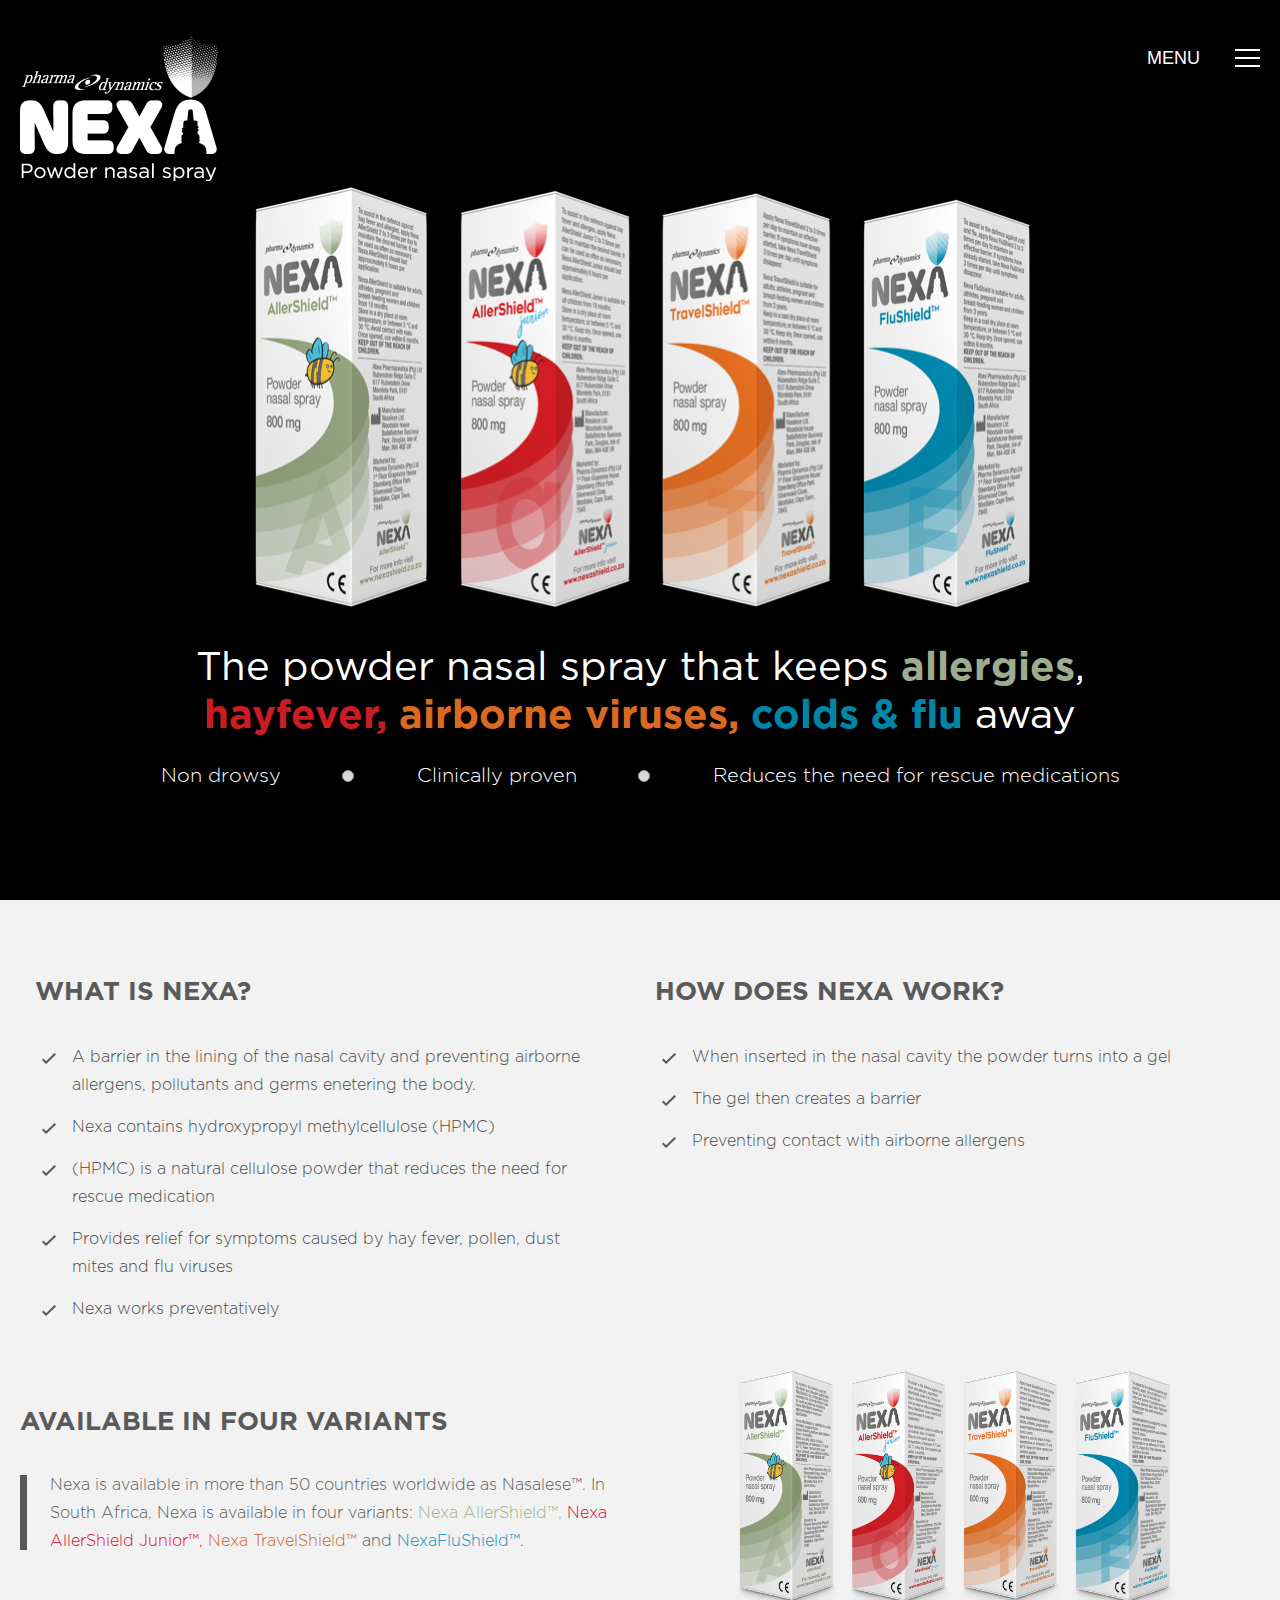
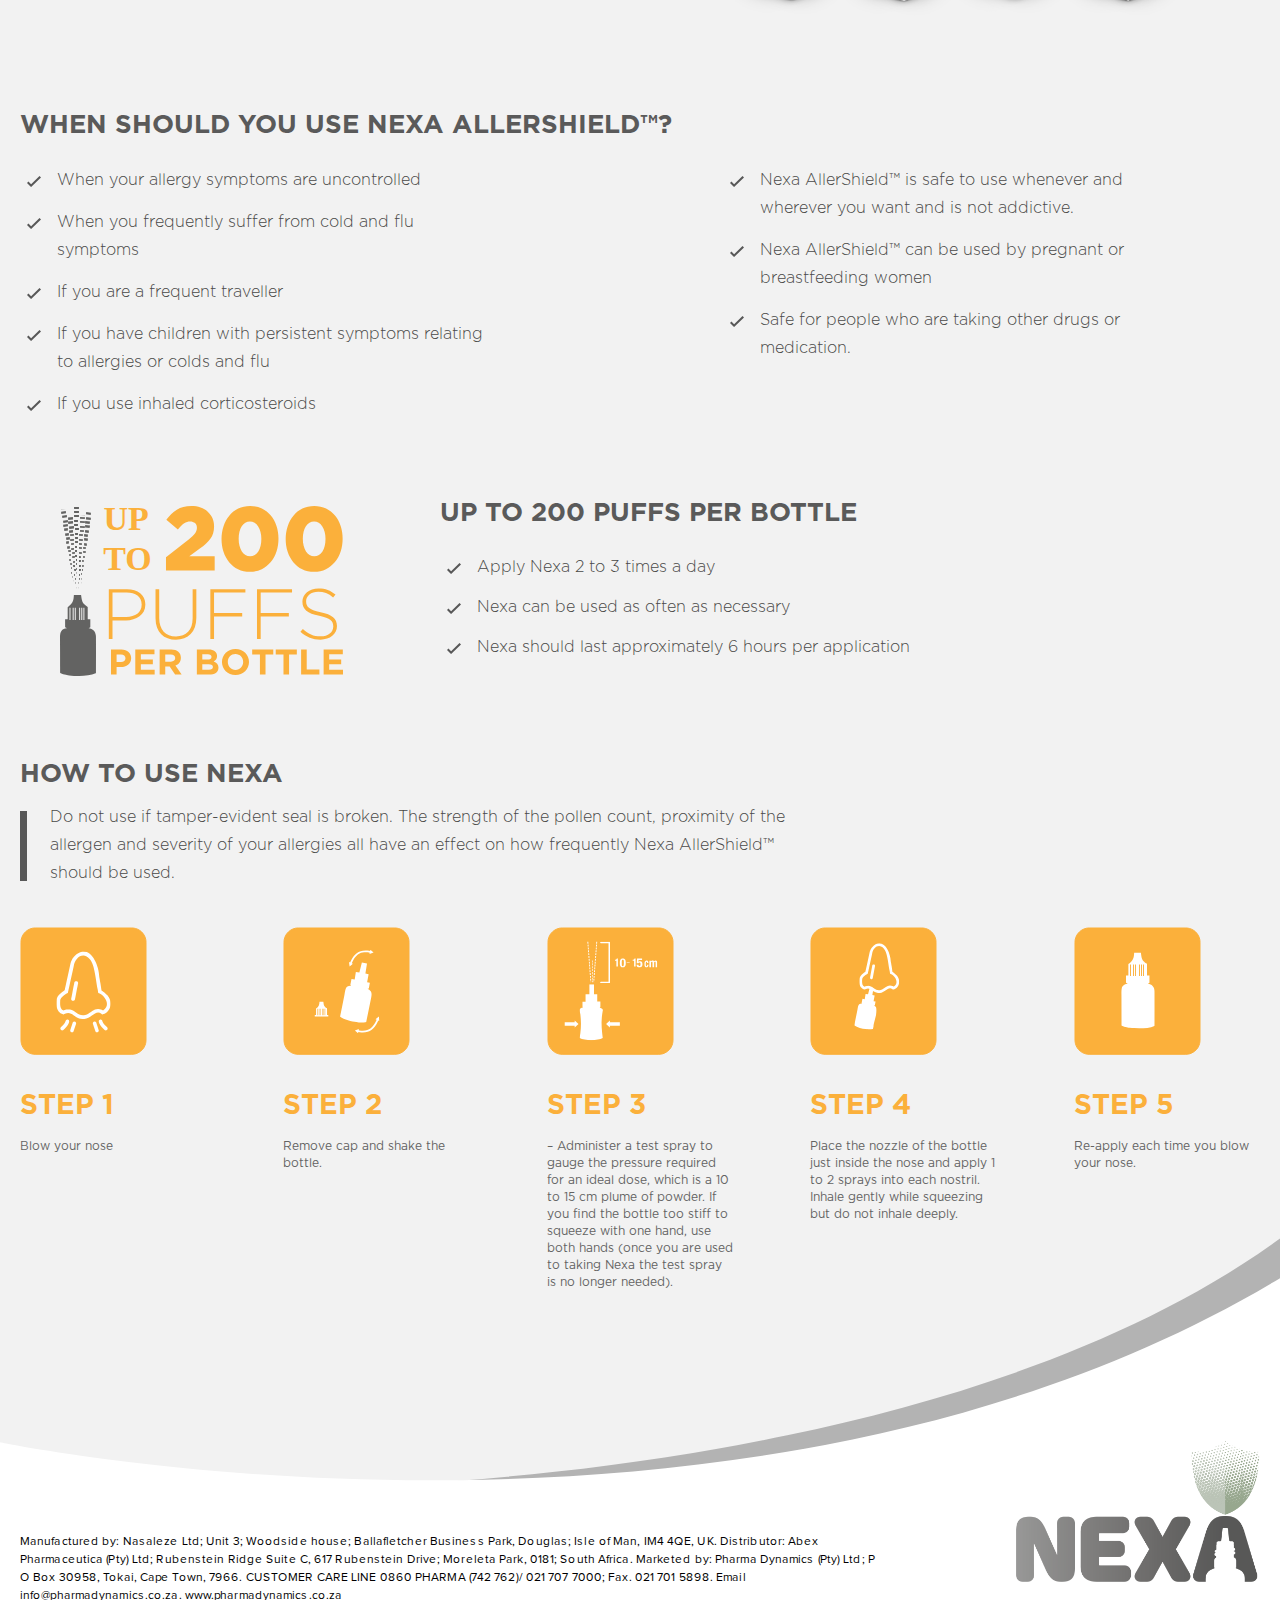
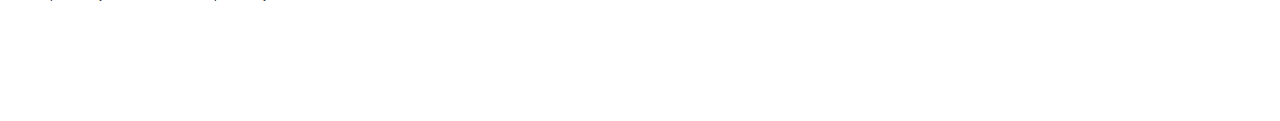
<file: index.html>
<!DOCTYPE html>
<html lang="en">

<head>
    <meta charset="utf-8">
    <meta name="viewport" content="width=device-width, minimum-scale=1.0, maximum-scale=1.0, initial-scale=1.0, user-scalable=no">
    <meta name="format-detection" content="telephone=no">
    <title> Nexa | Home</title>

    <link type="text/css" rel="stylesheet" href="css/style.css">
</head>

<body>
    <div class="main-wrap">
        <!--  Beginning header section 
            ===============================  -->
        <header class="main-header-section">
            <div class="header-top">
                <div class="common-wrap clear">
                    <div class="logo-wrap">
                        <div class="main-logo">
                            <a href="index.html" class="logo"><img src="images/nexa_logo.png" alt=""></a>
                        </div>
                        <div class="menu-icon-wrap">
                            <span>MENU</span>
                            <div class="phone-nav" id="phone-nav">
                                <div></div>
                            </div>
                        </div>
                    </div>
                </div>
            </div>
            <div class="nav-wrap">
                <nav class="main-nav">
                    <ul>
                        <li class="current-menu-item"><a href="index.html">Home</a></li>
                        <li><a href="about.html">About</a></li>
                        <li><a href="#">Allergy</a></li>
                        <li><a href="#">Children</a></li>
                        <li><a href="#">Cold &amp; Flu</a></li>
                        <li><a href="#">Travel</a></li>
                        <li><a href="contact.html">Contact</a></li>
                    </ul>
                </nav>
            </div>
        </header>
        <!-- //End header section -->

        <!-- Beginning main content section 
            ==================================== -->
        <section class="main-content-wrap home-content">

            <!-- Beginning hero-section -->
            <section class="hero-wrap">
                <div class="common-wrap clear hero-inner">
                    <div class="hero-thumb">
                        <img src="images/Nexa-AllerShield-Mockup.png">
                        <img src="images/Nexa-AllerShield-Junior-Mockup.png">
                        <img src="images/Nexa-TravelShield-Mockup.png">
                        <img src="images/Nexa-FluShield-Mockup.png">
                    </div>
                    <div class="hero-title-text clear">
                        <h2>The powder nasal spray that keeps <span class="dark-gray bolder-text">allergies</span>, <span class="red bolder-text">hayfever, </span><span class="light-Orange bolder-text">airborne viruses, </span> <span class="light-blue bolder-text">colds &amp; flu</span> away</h2>
                        <div class="list-item">
                            <ul>
                                <li>Non drowsy</li>
                                <li>Clinically proven</li>
                                <li>Reduces the need for rescue medications</li>
                            </ul>
                        </div>
                    </div>
                </div>
            </section>
            <!-- End hero-section -->

            <section class="content-wrap">
                <div class="common-wrap clear">
                    <div class="info-wrap">
                        <div class="info-item">
                            <h4>What is Nexa?</h4>
                            <ul>
                                <li>A barrier in the lining of the nasal cavity and preventing airborne
                                    allergens, pollutants and germs enetering the body.</li>
                                <li>Nexa contains hydroxypropyl methylcellulose (HPMC)</li>
                                <li>(HPMC) is a natural cellulose powder that reduces the need for rescue medication</li>
                                <li>Provides relief for symptoms caused by hay fever, pollen, dust mites and flu viruses</li>
                                <li>Nexa works preventatively</li>
                            </ul>
                        </div>
                        <div class="info-item">
                            <h4>How does Nexa work?</h4>
                            <ul>
                                <li>When inserted in the nasal cavity the powder turns into a gel</li>
                                <li>The gel then creates a barrier</li>
                                <li>Preventing contact with airborne allergens</li>
                            </ul>
                        </div>
                    </div>
                    <div class="variants-wrap">
                        <div class="variants-content">
                            <div class="variant-content-inner">
                                <h4>available in four variants</h4>
                                <div class="article-wrap">
                                    <p>Nexa is available in more than 50 countries worldwide as Nasalese&trade;. In South Africa, Nexa is available in four variants: <span class="light-gray">Nexa AllerShield&trade;,</span> <span class="light-red">Nexa AllerShield Junior&trade;,</span><span class="extra-light-orange"> Nexa TravelShield&trade;</span> and <span class="extra-light-blue">NexaFluShield&trade;</span>.</p>
                                </div>
                            </div>
                        </div>
                        <div class="variants-thumb">
                            <img src="images/Nexa-AllerShield-Mockup.png">
                            <img src="images/Nexa-AllerShield-Junior-Mockup.png">
                            <img src="images/Nexa-TravelShield-Mockup.png">
                            <img src="images/Nexa-FluShield-Mockup.png">
                        </div>
                    </div>
                    <div class="info-wrap allerShield">
                        <h4>When should you use Nexa AllerShield&trade;?</h4>
                        <div class="row">
                            <div class="info-item">
                                <ul>
                                    <li>When your allergy symptoms are uncontrolled</li>
                                    <li>When you frequently suffer from cold and flu symptoms</li>
                                    <li>If you are a frequent traveller</li>
                                    <li>If you have children with persistent symptoms relating to allergies or colds and flu</li>
                                    <li>If you use inhaled corticosteroids</li>
                                </ul>
                            </div>
                            <div class="info-item">
                                <ul>
                                    <li>Nexa AllerShield&trade; is safe to use whenever and wherever you want and is not addictive.</li>
                                    <li>Nexa AllerShield&trade; can be used by pregnant or breastfeeding women</li>
                                    <li>Safe for people who are taking other drugs or medication.</li>
                                </ul>
                            </div>
                        </div>

                    </div>

                    <div class="up-to-wrap">
                        <div class="up-to-thumb">
                            <img src="svg/PUFFS_graphic.svg">
                        </div>
                        <div class="up-to-content">
                            <div class="info-item">
                                <h4>UP TO 200 PUFFS PER BOTTLE</h4>
                                <ul>
                                    <li>Apply Nexa 2 to 3 times a day</li>
                                    <li>Nexa can be used as often as necessary</li>
                                    <li>Nexa should last approximately 6 hours per application</li>
                                </ul>
                            </div>

                        </div>
                    </div>
                    <div class="use-info-wrap">
                        <div class="use-info-inner">
                            <h4>How to use Nexa</h4>
                            <div class="article-wrap">
                                <p>Do not use if tamper-evident seal is broken. The strength of the pollen count, proximity of the allergen and severity of your allergies all have an effect on how frequently Nexa AllerShield&trade; should be used.</p>
                            </div>
                        </div>
                        <div class="step-wrap">
                            <div class="row">
                                <div class="step-item">
                                    <figure><img src="svg/step-1.svg"></figure>
                                    <h3>STEP 1</h3>
                                    <p>Blow your nose</p>
                                </div>
                                <div class="step-item">
                                    <figure><img src="svg/Step-2.svg"></figure>
                                    <h3>STEP 2</h3>
                                    <p>Remove cap and shake the bottle.</p>
                                </div>
                                <div class="step-item">
                                    <figure><img src="svg/Step-3.svg"></figure>
                                    <h3>STEP 3</h3>
                                    <p>– Administer a test
                                        spray to gauge the pressure required for an ideal dose, which is a 10 to 15 cm plume of powder. If you find the
                                        bottle too stiff to squeeze with one hand, use both hands (once you are used to taking Nexa the test spray is no longer needed).
                                    </p>
                                </div>
                                <div class="step-item">
                                    <figure><img src="svg/Step-4.svg"></figure>
                                    <h3>STEP 4</h3>
                                    <p>Place the nozzle of the bottle just inside the nose and apply 1 to 2 sprays into each nostril. Inhale gently while squeezing but do not inhale deeply.</p>
                                </div>
                                <div class="step-item">
                                    <figure><img src="svg/Step-5.svg"></figure>
                                    <h3>STEP 5</h3>
                                    <p>Re-apply each time you blow your nose.</p>
                                </div>
                            </div>
                        </div>
                    </div>
                </div>
            </section>
            <div class="site-graphics" style="background-image: url(svg/swish.svg)"></div>
        </section>
        <!-- //End main content section -->



        <!-- Beginning footer section
            ============================== -->
        <footer class="main-footer-section">
            <div class="common-wrap clear">
                <div class="footer-inner">
                    <p>Manufactured by: Nasaleze Ltd; Unit 3; Woodside house; Ballafletcher Business Park, Douglas; Isle of Man, IM4 4QE, UK. Distributor: Abex Pharmaceutica (Pty) Ltd; Rubenstein Ridge Suite C, 617 Rubenstein Drive; Moreleta Park, 0181; South Africa. Marketed by: Pharma Dynamics (Pty) Ltd; P O Box 30958, Tokai, Cape Town, 7966. CUSTOMER CARE LINE 0860 PHARMA (742 762)/ 021 707 7000; Fax. 021 701 5898. Email <a href="mailto:info@pharmadynamics.co.za">info@pharmadynamics.co.za</a>. <a href="mailto:www.pharmadynamics.co.za">www.pharmadynamics.co.za</a></p>
                </div>
                <div class="footer-logo">
                    <a href="#"><img src="svg/Footer_logo.svg"></a>
                </div>
            </div>
        </footer>
        <!-- //End main footer section -->
    </div>

    <script type="text/javascript" src="scripts/jquery-3.3.1.min.js"></script>
    <script type="text/javascript" src="scripts/common-scripts.js"></script>
</body>

</html>
</file>
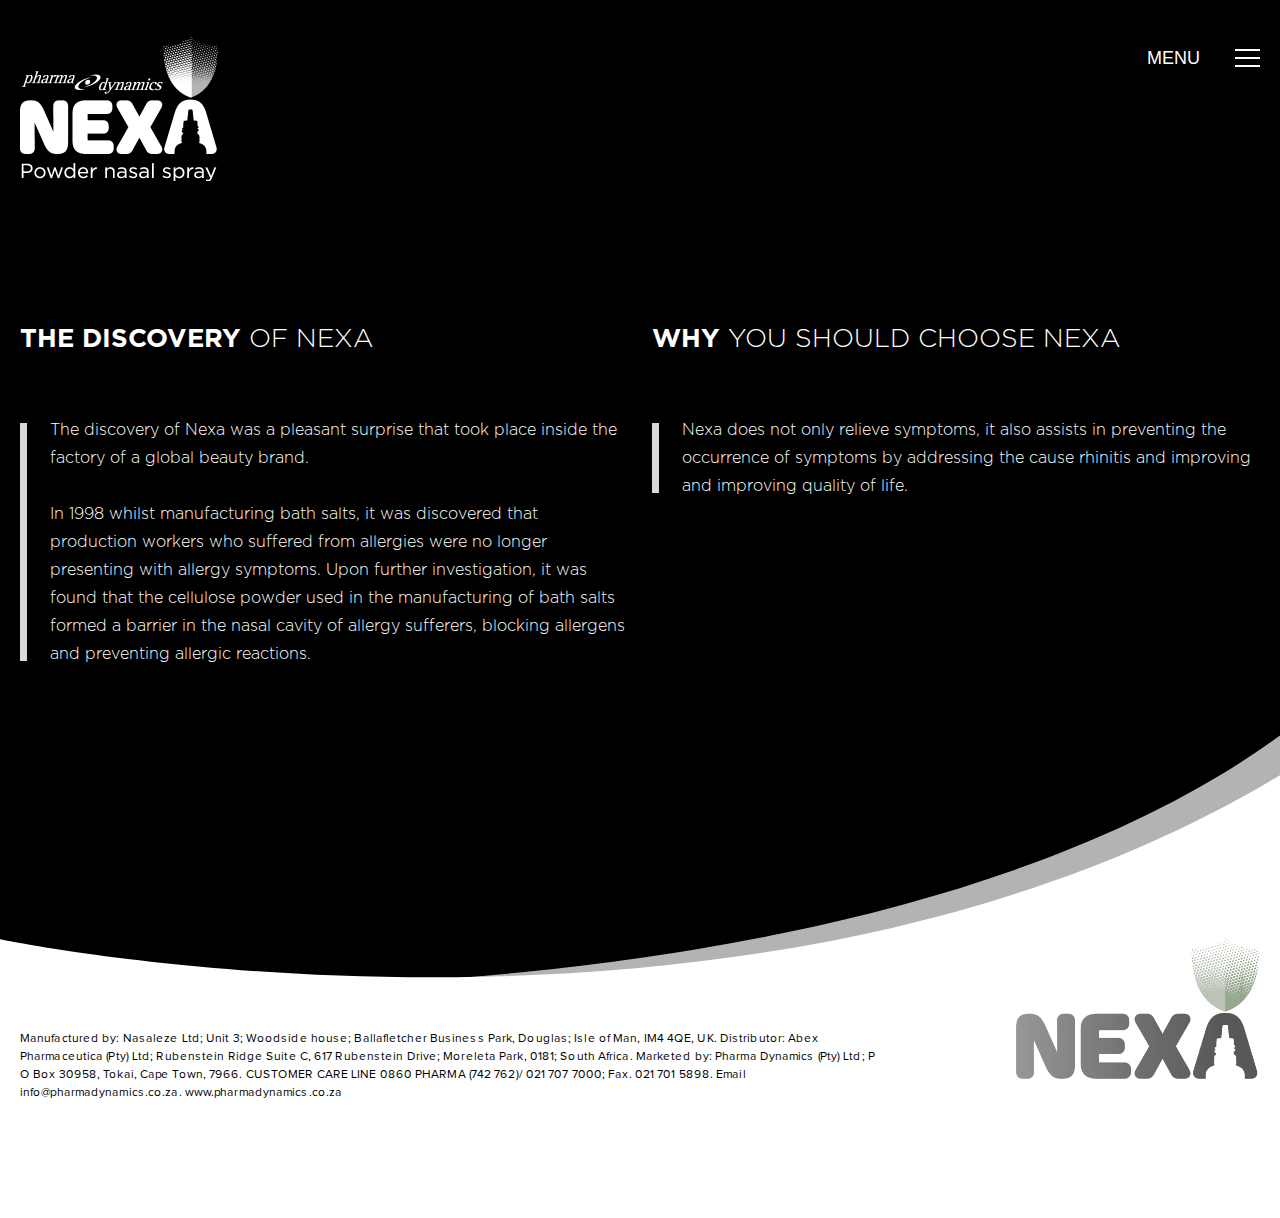
<file: about.html>
<!DOCTYPE html>
<html lang="en">

<head>
    <meta charset="utf-8">
    <meta name="viewport" content="width=device-width, minimum-scale=1.0, maximum-scale=1.0, initial-scale=1.0, user-scalable=no">
    <meta name="format-detection" content="telephone=no">
    <title> Nexa | About</title>

    <link type="text/css" rel="stylesheet" href="css/style.css">
</head>

<body>
    <div class="main-wrap">
        <!--  Beginning header section 
            ===============================  -->
        <header class="main-header-section">
            <div class="header-top">
                <div class="common-wrap clear">
                    <div class="logo-wrap">
                        <div class="main-logo">
                            <a href="index.html" class="logo"><img src="images/nexa_logo.png" alt=""></a>
                        </div>
                        <div class="menu-icon-wrap">
                            <span>MENU</span>
                            <div class="phone-nav" id="phone-nav">
                                <div></div>
                            </div>
                        </div>
                    </div>
                </div>
            </div>
            <div class="nav-wrap">
                <nav class="main-nav">
                    <ul>
                        <li class="current-menu-item"><a href="index.html">Home</a></li>
                        <li><a href="about.html">About</a></li>
                        <li><a href="#">Allergy</a></li>
                        <li><a href="#">Children</a></li>
                        <li><a href="#">Cold &amp; Flu</a></li>
                        <li><a href="#">Travel</a></li>
                        <li><a href="contact.html">Contact</a></li>
                    </ul>
                </nav>
            </div>
        </header>
        <!-- //End header section -->




        <!-- Beginning main content section 
            ==================================== -->
        <section class="main-content-wrap about">
            <section class="content-wrap">
                <div class="common-wrap clear content-inner-wrap">
                    <div class="content-item-wrap">
                        <div class="content-item">
                            <h4>The Discovery <span>of Nexa</span></h4>
                            <div class="article-wrap">
                                <p>The discovery of Nexa was a pleasant surprise that took place inside the factory of a global beauty brand.</p>
                                <p>In 1998 whilst manufacturing bath salts, it was discovered that production workers who suffered from allergies were no longer presenting with allergy symptoms. Upon further investigation, it was found that the cellulose powder used in the manufacturing of bath salts formed a barrier in the nasal cavity of allergy sufferers, blocking allergens and preventing allergic reactions.</p>
                            </div>
                        </div>
                        <div class="content-item">
                            <h4>Why <span>You Should Choose Nexa </span></h4>
                            <div class="article-wrap">
                                <p>Nexa does not only relieve symptoms, it also assists in preventing the occurrence of symptoms by addressing the cause rhinitis and improving and improving quality of life. </p>
                            </div>
                        </div>
                    </div>
                </div>
            </section>
            <div class="site-graphics" style="background-image: url(svg/swish.svg)"></div>
        </section>
        <!-- //End main content section -->

        <!-- Beginning footer section
            ============================== -->
        <footer class="main-footer-section">
            <div class="common-wrap clear">
                <div class="footer-inner">
                    <p>Manufactured by: Nasaleze Ltd; Unit 3; Woodside house; Ballafletcher Business Park, Douglas; Isle of Man, IM4 4QE, UK. Distributor: Abex Pharmaceutica (Pty) Ltd; Rubenstein Ridge Suite C, 617 Rubenstein Drive; Moreleta Park, 0181; South Africa. Marketed by: Pharma Dynamics (Pty) Ltd; P O Box 30958, Tokai, Cape Town, 7966. CUSTOMER CARE LINE 0860 PHARMA (742 762)/ 021 707 7000; Fax. 021 701 5898. Email <a href="mailto:info@pharmadynamics.co.za">info@pharmadynamics.co.za</a>. <a href="mailto:www.pharmadynamics.co.za">www.pharmadynamics.co.za</a></p>
                </div>
                <div class="footer-logo">
                    <a href="#"><img src="svg/Footer_logo.svg"></a>
                </div>
            </div>
        </footer>
        <!-- //End main footer section -->
    </div>

    <script type="text/javascript" src="scripts/jquery-3.3.1.min.js"></script>
    <script type="text/javascript" src="scripts/common-scripts.js"></script>
</body>

</html>
</file>
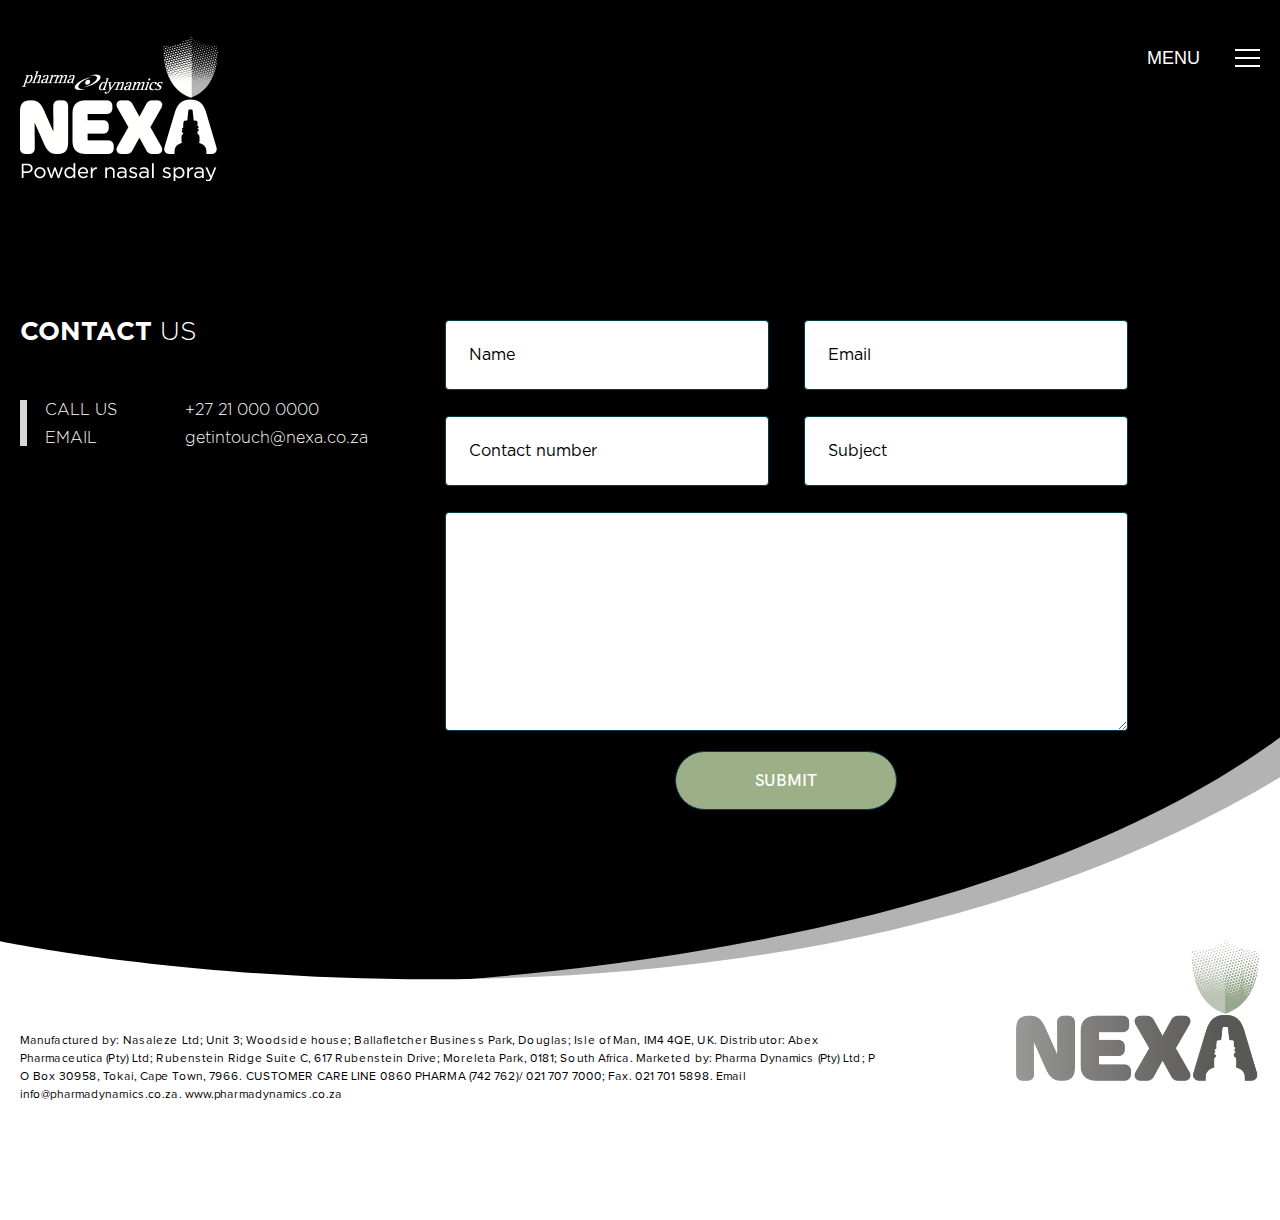
<file: contact.html>
<!DOCTYPE html>
<html lang="en">

<head>
    <meta charset="utf-8">
    <meta name="viewport" content="width=device-width, minimum-scale=1.0, maximum-scale=1.0, initial-scale=1.0, user-scalable=no">
    <meta name="format-detection" content="telephone=no">
    <title> Nexa | Contact</title>

    <link type="text/css" rel="stylesheet" href="css/style.css">
</head>

<body>
    <div class="main-wrap">
        <!--  Beginning header section 
            ===============================  -->
        <header class="main-header-section">
            <div class="header-top">
                <div class="common-wrap clear">
                    <div class="logo-wrap">
                        <div class="main-logo">
                            <a href="index.html" class="logo"><img src="images/nexa_logo.png" alt=""></a>
                        </div>
                        <div class="menu-icon-wrap">
                            <span>MENU</span>
                            <div class="phone-nav" id="phone-nav">
                                <div></div>
                            </div>
                        </div>
                    </div>
                </div>
            </div>
            <div class="nav-wrap">
                <nav class="main-nav">
                    <ul>
                        <li class="current-menu-item"><a href="index.html">Home</a></li>
                        <li><a href="about.html">About</a></li>
                        <li><a href="#">Allergy</a></li>
                        <li><a href="#">Children</a></li>
                        <li><a href="#">Cold &amp; Flu</a></li>
                        <li><a href="#">Travel</a></li>
                        <li><a href="contact.html">Contact</a></li>
                    </ul>
                </nav>
            </div>
        </header>
        <!-- //End header section -->

        <!-- Beginning main content section 
            ==================================== -->
        <section class="main-content-wrap contact ">
            <section class="content-wrap">
                <div class="common-wrap clear content-inner-wrap">
                    <div class="contact-content">
                        <h4>CONTACT <span>US</span></h4>
                        <div class="call-to-action">
                            <p><span>CALL US</span><a href="tel:+27210000000">+27 21 000 0000</a></p>
                            <p><span>EMAIL</span><a href="mailto:getintouch@nexa.co.za">getintouch@nexa.co.za</a></p>
                        </div>
                    </div>
                    <div class="form-wrap">
                        <form action="#" method="post">
                            <div class="input-field-row">
                                <div class="input-wrap">
                                    <input type="text" value="Name">
                                </div>
                                <div class="input-wrap">
                                    <input type="email" value="Email">
                                </div>
                            </div>
                            <div class="input-field-row">
                                <div class="input-wrap">
                                    <input type="text" value="Contact number">
                                </div>
                                <div class="input-wrap">
                                    <input type="text" value="Subject">
                                </div>
                            </div>
                            <div class="input-field-row message">
                                <textarea></textarea>
                            </div>
                            <div class="input-field-row submit-wrap">
                                <input type="submit" value="submit">
                            </div>
                        </form>
                    </div>
                </div>
            </section>
            <div class="site-graphics" style="background-image: url(svg/swish.svg)"></div>
        </section>
        <!-- //End main content section -->

        <!-- Beginning footer section
            ============================== -->
        <footer class="main-footer-section">
            <div class="common-wrap clear">
                <div class="footer-inner">
                    <p>Manufactured by: Nasaleze Ltd; Unit 3; Woodside house; Ballafletcher Business Park, Douglas; Isle of Man, IM4 4QE, UK. Distributor: Abex Pharmaceutica (Pty) Ltd; Rubenstein Ridge Suite C, 617 Rubenstein Drive; Moreleta Park, 0181; South Africa. Marketed by: Pharma Dynamics (Pty) Ltd; P O Box 30958, Tokai, Cape Town, 7966. CUSTOMER CARE LINE 0860 PHARMA (742 762)/ 021 707 7000; Fax. 021 701 5898. Email <a href="mailto:info@pharmadynamics.co.za">info@pharmadynamics.co.za</a>. <a href="mailto:www.pharmadynamics.co.za">www.pharmadynamics.co.za</a></p>
                </div>
                <div class="footer-logo">
                    <a href="#"><img src="svg/Footer_logo.svg"></a>
                </div>
            </div>
        </footer>
        <!-- //End main footer section -->
    </div>

    <script type="text/javascript" src="scripts/jquery-3.3.1.min.js"></script>
    <script type="text/javascript" src="scripts/common-scripts.js" defer></script>
</body>

</html>
</file>
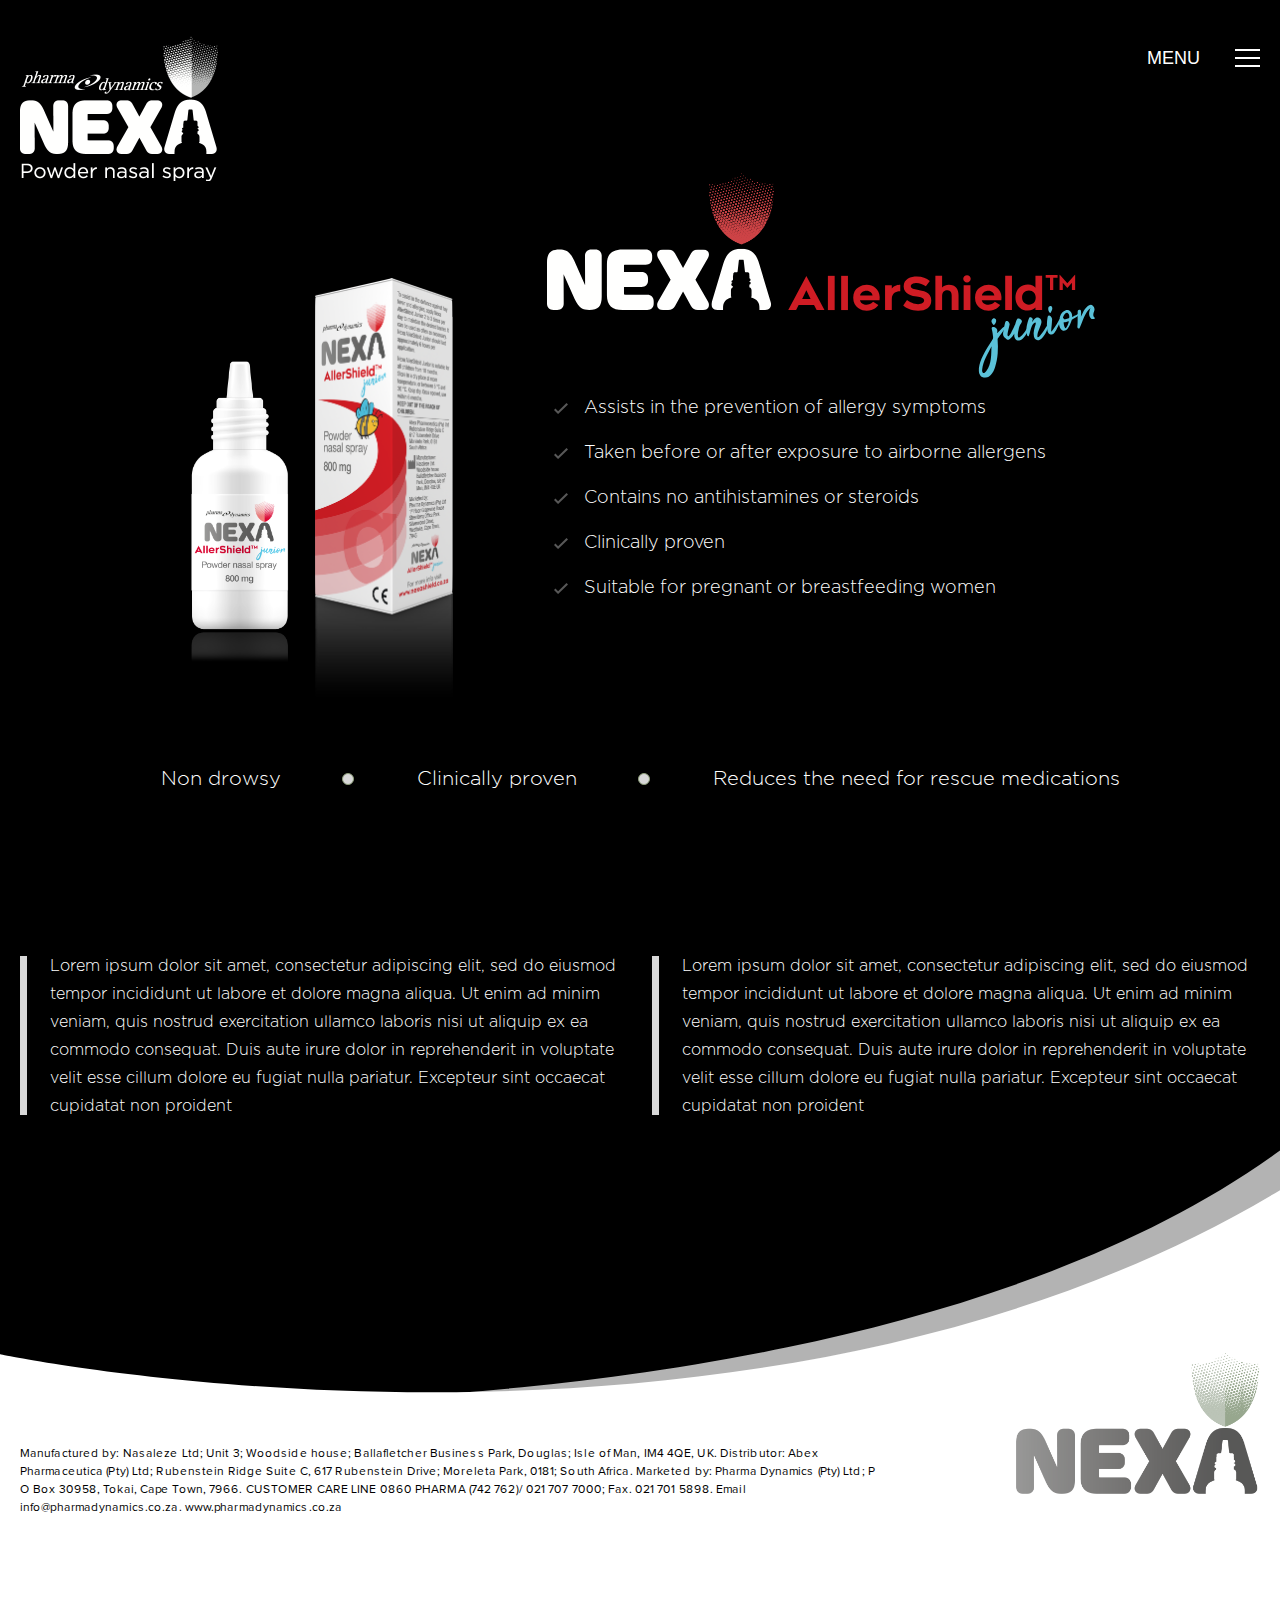
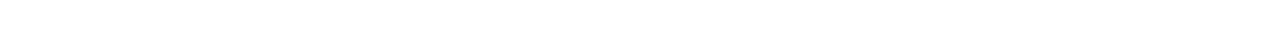
<file: product.html>
<!DOCTYPE html>
<html lang="en">

<head>
    <meta charset="utf-8">
    <meta name="viewport" content="width=device-width, minimum-scale=1.0, maximum-scale=1.0, initial-scale=1.0, user-scalable=no">
    <meta name="format-detection" content="telephone=no">
    <title> Nexa | Product</title>

    <link type="text/css" rel="stylesheet" href="css/style.css">
</head>

<body>
    <div class="main-wrap">
        <!--  Beginning header section 
            ===============================  -->
        <header class="main-header-section">
            <div class="header-top">
                <div class="common-wrap clear">
                    <div class="logo-wrap">
                        <div class="main-logo">
                            <a href="index.html" class="logo"><img src="images/nexa_logo.png" alt=""></a>
                        </div>
                        <div class="menu-icon-wrap">
                            <span>MENU</span>
                            <div class="phone-nav" id="phone-nav">
                                <div></div>
                            </div>
                        </div>
                    </div>
                </div>
            </div>
            <div class="nav-wrap">
                <nav class="main-nav">
                    <ul>
                        <li class="current-menu-item"><a href="index.html">Home</a></li>
                        <li><a href="about.html">About</a></li>
                        <li><a href="#">Allergy</a></li>
                        <li><a href="#">Children</a></li>
                        <li><a href="#">Cold &amp; Flu</a></li>
                        <li><a href="#">Travel</a></li>
                        <li><a href="contact.html">Contact</a></li>
                    </ul>
                </nav>
            </div>
        </header>
        <!-- //End header section -->

        <!-- Beginning main content section 
            ==================================== -->
        <section class="main-content-wrap product">
            <section class="content-wrap">
                <div class="common-wrap clear content-inner-wrap">
                    <div class="product-info-wrap">
                        <div class="common-wrap clear">
                            <div class="product-thumb">
                                <img src="svg/Bottle.svg">
                                <img src="images/product-img.png">
                            </div>
                            <div class="info-item">
                                <figure><img src="svg/Junior.svg"></figure>
                                <ul>
                                    <li>Assists in the prevention of allergy symptoms</li>
                                    <li>Taken before or after exposure to airborne allergens</li>
                                    <li>Contains no antihistamines or steroids</li>
                                    <li>Clinically proven</li>
                                    <li>Suitable for pregnant or breastfeeding women</li>
                                </ul>
                            </div>
                        </div>
                    </div>
                    <div class="list-item">
                        <ul>
                            <li>Non drowsy</li>
                            <li>Clinically proven</li>
                            <li>Reduces the need for rescue medications</li>
                        </ul>
                    </div>
                    <div class="content-item-wrap">
                        <div class="content-item">
                            <div class="article-wrap">
                                <p>Lorem ipsum dolor sit amet, consectetur adipiscing elit, sed do eiusmod tempor incididunt ut labore et dolore magna aliqua. Ut enim ad minim veniam, quis nostrud exercitation ullamco laboris nisi ut aliquip ex ea commodo consequat. Duis aute irure dolor in reprehenderit in voluptate velit esse cillum dolore eu fugiat nulla pariatur. Excepteur sint occaecat cupidatat non proident</p>
                            </div>
                        </div>
                        <div class="content-item">
                            <div class="article-wrap">
                                <p>Lorem ipsum dolor sit amet, consectetur adipiscing elit, sed do eiusmod tempor incididunt ut labore et dolore magna aliqua. Ut enim ad minim veniam, quis nostrud exercitation ullamco laboris nisi ut aliquip ex ea commodo consequat. Duis aute irure dolor in reprehenderit in voluptate velit esse cillum dolore eu fugiat nulla pariatur. Excepteur sint occaecat cupidatat non proident</p>
                            </div>
                        </div>
                    </div>
                </div>

            </section>
            <div class="site-graphics" style="background-image: url(svg/swish.svg)"></div>
        </section>
        <!-- //End main content section -->

        <!-- Beginning footer section
            ============================== -->
        <footer class="main-footer-section">
            <div class="common-wrap clear">
                <div class="footer-inner">
                    <p>Manufactured by: Nasaleze Ltd; Unit 3; Woodside house; Ballafletcher Business Park, Douglas; Isle of Man, IM4 4QE, UK. Distributor: Abex Pharmaceutica (Pty) Ltd; Rubenstein Ridge Suite C, 617 Rubenstein Drive; Moreleta Park, 0181; South Africa. Marketed by: Pharma Dynamics (Pty) Ltd; P O Box 30958, Tokai, Cape Town, 7966. CUSTOMER CARE LINE 0860 PHARMA (742 762)/ 021 707 7000; Fax. 021 701 5898. Email <a href="mailto:info@pharmadynamics.co.za">info@pharmadynamics.co.za</a>. <a href="mailto:www.pharmadynamics.co.za">www.pharmadynamics.co.za</a></p>
                </div>
                <div class="footer-logo">
                    <a href="#"><img src="svg/Footer_logo.svg"></a>
                </div>
            </div>
        </footer>
        <!-- //End main footer section -->
    </div>

    <script type="text/javascript" src="scripts/jquery-3.3.1.min.js"></script>
    <script type="text/javascript" src="scripts/common-scripts.js" defer></script>
</body>

</html>
</file>
<file: css/style.css>
/* Typography */

@font-face {
    font-family: 'Gotham-Book';
    src: url('../fonts/Gotham-Book.eot') format('embedded-opentype'), url('../fonts/Gotham-Book.otf')  format('opentype'),
        url('../fonts/Gotham-Book.woff') format('woff'), url('../fonts/Gotham-Book.ttf')  format('truetype'), url('../fonts/Gotham-Book.svg#Gotham-Book') format('svg');
    font-weight: normal;
    font-style: normal;
}


@font-face {
    font-family: 'Gotham-Medium';
    src: url('../fonts/Gotham-Medium.eot') format('embedded-opentype'), url('../fonts/Gotham-Medium.otf')  format('opentype'),
        url('../fonts/Gotham-Medium.woff') format('woff'), url('../fonts/Gotham-Medium.ttf')  format('truetype'), url('../fonts/Gotham-Medium.svg#Gotham-Medium') format('svg');
    font-weight: normal;
    font-style: normal;
}


@font-face {
  font-family: 'Gotham-Bold';
  src: url('../fonts/Gotham-Bold.eot?#iefix') format('embedded-opentype'),  url('../fonts/Gotham-Bold.otf')  format('opentype'),
         url('../fonts/Gotham-Bold.woff') format('woff'), url('../fonts/Gotham-Bold.ttf')  format('truetype'), url('../fonts/Gotham-Bold.svg#Gotham-Bold') format('svg');
  font-weight: normal;
  font-style: normal;
}


@font-face {
    font-family: 'Gotham-Light';
    src: url('../fonts/Gotham-Light.eot') format('embedded-opentype'), url('../fonts/Gotham-Light.otf')  format('opentype'),
        url('../fonts/Gotham-Light.woff') format('woff'), url('../fonts/Gotham-Light.ttf')  format('truetype'), url('../fonts/Gotham-Light.svg#Gotham-Light') format('svg');
    font-weight: normal;
    font-style: normal;
}



@font-face {
    font-family: 'ProximaNova-Regular';
    src: url('../fonts/ProximaNova-Regular.eot?#iefix') format('embedded-opentype'), 
        url('../fonts/ProximaNova-Regular.woff') format('woff'), url('../fonts/ProximaNova-Regular.ttf')  format('truetype'),
        url('../fonts/ProximaNova-Regular.svg#ProximaNova-Regular') format('svg');
    font-weight: normal;
    font-style: normal;
}


@font-face {
  font-family: 'HKGrotesk-SemiBold';
  src: url('../fonts/HKGrotesk-SemiBold.eot?#iefix') format('embedded-opentype'),
       url('../fonts/HKGrotesk-SemiBold.woff') format('woff'),
       url('../fonts/HKGrotesk-SemiBold.ttf')  format('truetype'),
       url('../fonts/HKGrotesk-SemiBold.svg#HKGrotesk-SemiBold') format('svg');
  font-weight: normal;
  font-style: normal;
}



/* // End typography */


/*	Resets
	------	*/

html, body, div, span, object, iframe, h1, h2, h3, h4, h5, h6, p, blockquote, pre, a, abbr, address, cite, code, del, dfn, em, img, ins, kbd, q, samp, small, strong, sub, sup, var, b, i, hr, dl, dt, dd, ol, ul, li, fieldset, form, label, legend, table, caption, tbody, tfoot, thead, tr, th, td, article, aside, canvas, details, figure, figcaption, hgroup, menu, footer, header, nav, section, summary, time, mark, audio, video {margin: 0; padding: 0; border: 0; }

ul{list-style: none;} 
article, aside, canvas, figure, figure img, figcaption, hgroup, footer, header, nav, section, audio, video{display: block;}

blockquote, q{quotes: none;}
blockquote:before, blockquote:after,
q:before, q:after{content: ''; content: none;}
table{border-collapse: collapse; border-spacing: 0;}
b, strong{font-weight: bold;}
[type="checkbox"], [type="radio"]{box-sizing: border-box; padding: 0;}
[type="search"]{-webkit-appearance: textfield; outline-offset: -2px;}
[type="search"]::-webkit-search-decoration{-webkit-appearance: none;}
::-webkit-file-upload-button{-webkit-appearance: button; font: inherit;}

.clear:after{content:".";display:block;clear:both;visibility:hidden;line-height:0;height:0}
a img{border:0; width: auto; height: auto; max-width: 100%; vertical-align: bottom; border-style: none;}
a,input,select,textarea{outline:none;}
img{width: auto; height: auto; max-width: 100%; vertical-align: bottom; border-style: none;}

/* Selection colours (easy to forget) */
img::selection{background: transparent;}
img::-moz-selection{background: transparent;}
a{text-decoration: none; display: inline-block;}

input[type='number']{-moz-appearance:textfield;}
input::-webkit-outer-spin-button,
input::-webkit-inner-spin-button{-webkit-appearance: none;}
input::-moz-focus-inner{border:0; padding: 0; }
input:invalid,
input:required{box-shadow: none;}
input[type="search"]::-webkit-search-decoration,
input[type="search"]::-webkit-search-cancel-button,
input[type="search"]::-webkit-search-results-button,
input[type="search"]::-webkit-search-results-decoration{display: none;}

/*		Default Layout 
-------------------------------------------------------------------------------
*/

/*

Font property css

font: font-style font-variant font-weight font-size/line-height font-family|caption|icon|menu|message-box|small-caption|status-bar|initial|inherit;

*/

body{background: rgb(255,255,255); -webkit-text-size-adjust: 100%; -moz-text-size-adjust:100%; -moz-osx-font-smoothing:grayscale;-webkit-font-smoothing:antialiased; font-family: 'Gotham-Light',sans-serif; font-size: 16px; line-height: 28px; font-style: normal; font-weight: normal; color:#494947; letter-spacing: 0; overflow-x: hidden; overflow-y:auto;}

*{-webkit-box-sizing: border-box;-moz-box-sizing:border-box; box-sizing: border-box;}

/* Global style */
h1, h2, h3, h4, h5, h6{}

h2, h3, h4{font-family: 'Gotham-Book',sans-serif; font-weight: normal; font-size: 40px; line-height: 48px; color: #ffffff; letter-spacing: 0; text-align: center;}
h3, h4{font-family: 'Gotham-Bold',sans-serif; font-weight: normal;  font-size: 28px; line-height: 34px; color:#fbb03b; text-align: left}
h4{font-size: 26px; line-height: 34px; color:#5a5a5a; text-transform: uppercase;}
.bolder-text{font-family: 'Gotham-Bold';}

/* color */
.red{color:#cb1c23}
.light-red{color: #dd0330;}
.dark-gray{color:#9dac8d}
.light-gray{color: #9caf86;}
.light-blue{color:#0085a9;}
.extra-light-blue{color: #0190bf;}
.light-Orange{color:#dc6921}
.extra-light-orange{color: #cd621e;}


input, textarea{width: 100%; height: 70px; font-family: 'Gotham-Book',sans-serif; font-size:16px; line-height: 26px; font-style: normal; font-weight: normal; color: #000000; padding: 22px 23px; border: 1px solid #003c4c;}
textarea{min-height: 219px}

input[type="submit"]{width: 222px; height: 59px;font-family: 'HKGrotesk-SemiBold',sans-serif; font-size: 17px; line-height: 59px; color:#ffffff; font-style: normal; font-weight: normal;  text-align: center; background-color:#9caf86; border-radius: 33.5px; padding:0;}


dfn, address, em{font-style: normal;}
label, input[type="submit"]{cursor: pointer;}
button:focus{outline: none;}
.btn{-webkit-transition: all .4s ease-in-out; -moz-transition: all .4s ease-in-out; transition: all .4s ease-in-out;}

input:not([type="submit"]), textarea{float: left; width: 100%; height: 70px; font-family: 'Gotham-Book',sans-serif; font-size:16px; line-height: 26px; font-style: normal; font-weight: normal; color: #000000; padding: 22px 23px; border: 1px solid #003c4c;  border-radius: 4px; -webkit-transition: all .4s ease-in-out; -moz-transition: all .4s ease-in-out; transition: all .4s ease-in-out; height: 70px;}
textarea{min-height: 219px; }
input[type="submit"]{width: 222px; height: 59px;font-family: 'HKGrotesk-SemiBold',sans-serif; font-size: 17px; line-height: 59px; color:#ffffff; font-style: normal; font-weight: normal;  text-align: center; background-color:#9caf86; border-radius: 33.5px; padding:0; text-transform: uppercase; position: relative; z-index: 2; -webkit-transition: all .3s ease; -moz-transition: all .3s ease; transition: all .3s ease;}
input[type="submit"]:hover{background-color:#a2c876}
dfn, address, em{font-style: normal;}
label, input[type="submit"]{cursor: pointer;}
button:focus{outline: none;}
.btn{-webkit-transition: all .4s ease-in-out; -moz-transition: all .4s ease-in-out; transition: all .4s ease-in-out;}
.article-wrap{float:left; width: 100%;margin-top: 32px; padding-left:30px; position: relative;}
.article-wrap:after{content:''; width:7px; left: 0; top:4px; bottom:5px; background-color:#d8d8d8; position: absolute}
.common-wrap{max-width: 1284px; margin: 0 auto; clear: both; padding: 0 20px;}
.common-wrap .common-wrap{padding: 0;}
section, footer, header{float: left; width: 100%; position: relative;}
.main-wrap{overflow: hidden; padding-bottom: 116px; position: relative;}



/* End global style */

/* Beginning header style */


.main-header-section{position: absolute; top: 0; left: 0; width: 100%; background-color: transparent; z-index: 999;}
.fixedTop{position: fixed; top: -100%; -webkit-transition: all 1s ease; -moz-transition: all 1s ease; transition: all 1s ease;}
.navShown{top: 0 !important;}
.header-top{padding: 35px 0 0; position: relative; z-index: 2;}
.fixedTop .header-top{padding:15px 0; background-color: #000;}
.logo-wrap{float: left; width: 100%; position:relative; z-index: 22;}
.main-logo, .main-logo a, .main-logo a img{float:left; width: 201px;}
.fixedTop .main-logo, .fixedTop .main-logo a, .fixedTop .main-logo a img{width: 120px;}
.menu-icon-wrap{float:right; width: auto; padding-right: 60px; top: 12px; cursor: pointer; position: relative;}
.fixedTop .menu-icon-wrap{position: absolute; top: 50%; right: 0; -webkit-transform: translateY(-50%); -moz-transform: translateY(-50%); transform: translateY(-50%);}
.menu-icon-wrap span{float:left; width: auto;font-family: 'GothamHTF-Medium',sans-serif; font-size: 18px; line-height: 22px; color:#ffffff; text-transform: uppercase;}

.phone-nav{float:left; width: 25px; height: 22px; top: 0; right:0; position: absolute;}
.phone-nav div{float: left; width: 25px; height: 2px; background-color: #ffffff; position: absolute; -webkit-transform: translateY(-50%); -moz-transform: translateY(-50%); transform: translateY(-50%); top: 50%; -webkit-transition: all .3s ease; -moz-transition: all .3s ease; transition: all .3s ease;}
.phone-nav div::before, .phone-nav div::after{content:''; width: 25px; height:2px; left: 0; background-color:#ffffff; position: absolute; z-index: 9999; -webkit-transition: all .3s ease; -moz-transition: all .3s ease; transition: all .3s ease; top: 0;}
.phone-nav div::before{top: -8px;}
.phone-nav div::after{top: auto; bottom: -8px;}
.phone-nav div::before, .phone-nav div::after, .navShown .phone-nav div::before, .navShown .phone-nav div::after{-webkit-transition: all .3s ease; -moz-transition: all .3s ease; transition: all .3s ease;}
.navShown .phone-nav div::before{-webkit-transform: rotate(45deg); -moz-transform: rotate(45deg); transform: rotate(45deg); top: 0;}
.navShown .phone-nav div::after{-webkit-transform: rotate(-45deg); -moz-transform: rotate(-45deg); transform: rotate(-45deg); bottom: 0;}
.navShown .phone-nav div{width: 0; -webkit-transition: all .3s ease; -moz-transition: all .3s ease; transition: all .3s ease;}
.main-nav{padding: 212px 0 150px; }
.main-nav, .main-nav ul{float:left; width: 100%; text-align: center;}
.main-nav ul li{float:left; width: 100%}
.main-nav ul li a{font-family: 'Gotham-Book'; font-size:34px; line-height: 56px; font-weight: normal; font-style: normal; color:#ffffff; letter-spacing: 0}
.main-nav ul li a:hover, .main-nav ul li.current-menu-item a{font-family: 'Gotham-Bold',sans-serif; color:#cf1c24;}
.nav-wrap{position: absolute; top: 0; left: 0; width: 100%; height: 100vh; background: rgba(0, 0, 0, .89); display: none; float: left; width: 100%; z-index: 1;}





/* home*/
.hero-wrap{float:left; width: 100%; background-color:#000000; padding:179px 0 65px 0; height: 100vh; min-height: 861px;}
.hero-thumb{float:left; width:100%; text-align: center; margin-top: 8px; font-size: 0; line-height: 0;}
.hero-thumb img{ width:16.31832797427653%; }
.hero-thumb img:first-child{ width:16.47909967845659%; }
.hero-thumb img:last-child{ width:15.9967845659164%; }
.hero-title-text{ max-width: 960px; margin: 0 auto; clear:both; padding-top:10px; text-align: center}

.list-item{float:left; width:100%;text-align: center; margin-top: 24px; font-size: 0; line-height: 0;}
.list-item ul li{display: inline-block; font-family: 'Gotham-Light', sans-serif; font-size: 20px; line-height: 25px; color:#fff;  padding: 0 68px; position:relative}
.list-item ul li:first-child{padding-left: 0}
.list-item ul li:last-child{padding-right: 0}
.list-item li:after{content:''; width: 10px; height: 10px; border: 1px solid #8e9f7a; background-color:#d8d8d8; border-radius: 100%;  position: absolute; top: 50%; margin-top: -6px; left: -7px;}
.list-item ul li:first-child:after{display: none;}
.content-wrap { float: left; width: 100%; background-color: #f2f2f2; padding-bottom: 242px; }
.info-wrap{float:left; width: 100%; margin-top: 60px;}
.row{margin: 0 -15px;}
.info-item{float:left; width: 50%; padding: 0 15px; margin-top: 15px;}
.info-item ul {float:left; max-width: 550px}
.info-item ul li{float:left; width: 100%; font-family: 'Gotham-Light',sans-serif; font-size: 16px; line-height: 28px;  color:#494947;  padding-left:37px; margin-top: 14px; position: relative;}
.info-item ul li:first-child{margin-top: 34px;}
.info-item ul li:after{content:''; width: 14px; height: 11px; background-image: url(../svg/checkmark.svg); background-repeat: no-repeat; background-size: 14px 11px; background-position: center left;  top:10px; left:7px; position: absolute}


.variants-wrap{float:left; width: 100%; margin-top: 35px;}
.variants-content {float:left; width: 57.15434083601286%; margin-top: 47px; padding-right: 30px;}
.variant-content-inner{max-width: 595px}
.home-content .article-wrap:after{background-color: #585858}
.variant-content-inner p {float:left; width: 100%;color:#595959;}

.variants-thumb{float:left; width: 42.84565916398714%; margin-top: 12px;}
.variants-thumb img{float:left; width:21.12932604735883%}
.allerShield { margin-top: 92px; }
.allerShield .info-item ul {max-width: 470px}
.allerShield .info-item ul li:first-child{margin-top: 9px;}
.allerShield .info-item:last-child ul { float:none;  margin: 0 auto;}

.up-to-wrap{float:left; width: 100%; margin: 78px 0 0 40px;}
.up-to-thumb{float:left; width:300px; margin: 8px 0 0 0;}
.up-to-content{float:left; width:calc(100% - 340px); padding-left: 65px}
.up-to-content .info-item{float:left;  width:100%; margin-top: 0; padding-right: 20px}
.up-to-content .info-item ul li:first-child{ margin-top: 23px;}
.up-to-content .info-item li{margin-top: 12px;}

.use-info-wrap{float:left; width: 100%; margin-top: 81px;}
.use-info-inner{float:left; max-width: 770px; }
.use-info-wrap .article-wrap{margin-top: 12px;}
.use-info-wrap .article-wrap:after{top:8px; bottom: 6px}

.step-wrap{float:left;width:100%; margin-top: 20px; text-align: center; font-size: 0; line-height: 0;}
.step-wrap .row{margin: 0 -38.625px; display: -webkit-box; display: -moz-box; display: -ms-flexbox; display: -webkit-flex; display: flex;}
.step-item{display: inline-block; width: 187px; margin: 20px 38.625px 0; text-align: left; vertical-align: top;}
.step-item figure{float:left; width: 127px}
.step-item figure img{width: 100%;}
.step-item h3{float:left; width:100%;margin-top: 34px;}
.step-item p{float:left; width: 100%; font-family: 'Gotham-Book', sans-serif; font-size:12px; line-height: 17px; color:#636362; margin-top: 15px;}
/* home*/

/* Contact*/
.contact .content-wrap, .about .content-wrap, .product .content-wrap {float:left; width: 100%; background-color:#000000;padding-top: 315px; padding-bottom: 325px;}
.contact .content-wrap{padding-bottom: 222px;}
.contact-content{float: left; width: 31.83279742765273%}
.contact .content-wrap h4, .about .content-wrap h4 {color:#ffffff;}
.contact .content-wrap h4 span, .about .content-wrap h4 span {font-family: 'Gotham-Light',sans-serif; font-style: normal; font-weight: normal;}
.call-to-action{float:left; width:100%;  margin-top: 47px; padding-left:25px; position: relative;}
.call-to-action p{white-space: nowrap;}
.call-to-action:after{content:''; width: 7px; background-color:#d8d8d8; top:4px; bottom:6px; left:0; position: absolute;}
.call-to-action span {float:left; width: /*140px*/37.73584905660377%; font-family: 'Gotham-Light',sans-serif; font-style: normal; font-weight: normal; color:#ffffff; text-transform: uppercase;}
.call-to-action a{font-family: 'Gotham-Light',sans-serif; font-style: normal; font-weight: normal; color:#ffffff;}
.form-wrap{float:left; width:55.06430868167203%; margin-left:30px}
.input-field-row{float:left; width: 100%}
.submit-wrap{margin-top: 20px; text-align: center;}
.input-wrap{float: left; width:47.44525547445255%; margin: 13px 2.554744525547445%}
.input-wrap:first-child, .content-item:first-child {margin-left: 0;}
.input-wrap:last-child, .content-item:last-child{margin-right: 0;}
.input-field-row:first-child .input-wrap{margin-top: 5px;}
.message{margin-top: 13px;}
/* Contact*/

/*about */
.about .content-wrap{padding:322px 0 362px;}
.about .content-inner-wrap{max-width: 1296px;}
.about-content-wrap{float:left; width:100%}
.content-item-wrap{float:left; width: 100%;}
.content-item{float:left; width: 49.04458598726115%; margin: 0 0.955414012738855%}
.about .article-wrap{margin-top: 60px;}
.about .article-wrap:after{top: 7px; bottom: 7px;}
.about .article-wrap p{color:#ffffff; margin-top: 28px;}
.about .article-wrap p:first-child{margin-top: 0;}
/*about */

/* product*/
.product .content-wrap {padding-top: 173px}
.product-info-wrap .common-wrap{max-width: 910px;}
.product-thumb{float:left; width: 29.12087912087912%;}
.product-thumb img:first-child{width: 41.50943396226415%; float: left; margin-top: 188px;}
.product-thumb img:last-child {width: 52.07547169811321%; margin-top: 105px; float: right; margin-right: -3px;}
.product .info-item { float: left; width: 60.21978021978022%; margin: 0 0 0 10.65934065934066%; padding: 0;}
.product .info-item figure{float: left; width: 100%}
.product .list-item{margin-top: 65px;}
.product .article-wrap p{color:#ffffff;}
.product .info-item ul li { font-size:18px; line-height: 30px; color:#ffffff; margin-top: 15px;}
.product .content-item-wrap{margin-top: 128px;}
/* product*/

.site-graphics{content: ''; width: 100%; background-image: url(../svg/swish.svg); background-repeat: no-repeat; background-position: top right; position: absolute; height: 295px; background-size: 100% 100%; position: absolute; bottom: 0; left: 0; width: 100%; z-index: 1}

/* Beginning footer style */
.main-footer-section{float:left; width: 100%; position: relative;}
.footer-logo { float: right; width: 244px; position: relative; margin-top: -92px; z-index: 100;}
.footer-inner { float: left; width:80.38585209003215%; width: -webkit-calc(100% - 244px); width: calc(100% - 244px); padding-right: 40px; }
.footer-inner p{float:left; max-width: 868px;font-family: 'ProximaNova-Regular'; font-size:12px; line-height: 18px; font-weight: normal; font-style: normal; color:#000000; letter-spacing: 0.1px }
.footer-inner a{color: #000000}
.footer-inner a:hover{text-decoration: underline;}
/* End footer style */


/* =======================================================================================================
============================================ Responsive style ========================================== */

/*		Mobile Layout: 320px and 480px and more but less than or equal to 767px.
----------------------------------------------------------------------------------
*/

@media only screen and (min-width: 320px) and (max-width: 767px) {
    input[type="text"],input[type="email"],input[type="tel"],input[type="search"],input[type="number"],input[type="submit"],input[type="password"],select,textarea{-webkit-appearance:none;-moz-appearance:none;appearance:none;}

    
    body{line-height: 24px;}
    h2{font-size:30px; line-height: 36px;}
    h4{font-size: 20px; line-height:26px}
	
    .main-wrap{padding-bottom: 50px;}
	.main-header-section{position: fixed; top: 0; left: 0; width: 100%; padding: 0;}
    .header-top{background-color: #000000; padding: 10px 0;}
	.header-inner{padding: 0;}
	.logo-wrap{float: left; width: 100%; padding: 0; position: relative; z-index: 1;}
	.main-logo, .main-logo a, .main-logo a img{width: 100px;}
    .menu-icon-wrap{padding-right: 40px; position: absolute; top: 50%; margin-top: -12px; right: 0;}
    .nav-wrap{overflow-y: auto;}
    .main-nav{padding: 120px 0 50px;}
    .main-nav ul li a{font-size: 26px; line-height: 50px;}
    .fixedTop{display: none;}
    
    .hero-wrap{height: auto; min-height: 100vh; padding-top: 150px;}
    .list-item ul li{float: left; width: 100%; font-size: 16px; line-height: 20px; padding: 5px 0;}
    .list-item ul li:after{display: none;}
    .info-wrap{margin-top: 20px;}
    .info-item{float:left; width: 100%; padding:0;}
    .info-item ul li{line-height: 24px}
    .info-item, .variants-wrap, .allerShield, .use-info-wrap{margin: 40px 0 0 0;}
    .info-item ul li:first-child, .article-wrap, .allerShield .info-item{margin: 20px 0 0;}
    .row, .step-wrap .row{margin: 0 auto;}
    .step-wrap .row{display: block;}
    
    .variants-content,.up-to-content, .contact-content, .form-wrap, .content-item  {width:100%; padding: 0;margin:0;}
    .variants-thumb{float: left; width: 100%; margin-top: 30px; text-align: center; }
    .variants-thumb img{float:none;}
    .allerShield .info-item:last-child ul{float:left; width:100%}
    
    .up-to-content,.call-to-action, .form-wrap{margin-top: 30px;}
    .up-to-wrap{margin: 50px 0 0 0;}
    .up-to-thumb{float:none; display: inline-block; margin:0 auto; }
    .step-item{width: 100%; margin: 30px 0 0 0; text-align: center;}
    .step-item figure{float:none; margin: 0 auto;}
    .step-item h3{text-align: center; margin-top: 15px;}
	.main-content-wrap{padding-top: 0}
    .content-wrap{padding-bottom: 200px;}
    .site-graphics{height: 140px;}
    
    /*contact*/
    input:not([type="submit"]), textarea{height: 50px; padding:12px 23px;}
    input[type="submit"]{width:150px; height: 50px; line-height: 50px;}
    textarea{min-height: 150px}
    
    .contact .content-wrap, .about .content-wrap{padding: 180px 0 200px 0;}
    .about .content-wrap{padding: 120px 0 200px 0;}
    
    .call-to-action{margin-top: 20px;}
    .contact-wrap{padding: 200px 0 250px;}
    .input-wrap,.message{width:100%; margin:5px 0;}
    .submit-wrap{margin-top: 5px;}
    /*contact*/
    
    
    
    /* about*/
    .about .article-wrap, .content-item:last-child {margin-top: 20px;}
    .about .content-item{margin-top: 40px;}
    .about .article-wrap p{margin-top: 15px;}
    /* about*/
    
    
    /* prodact*/
    
    .product-thumb { float: left; width: 100%; text-align: center; }
    .product .info-item { float: left; width: 100%; margin: 40px 0 0 0;}
    .product-thumb img:first-child{margin-top: 50px;}
    .product-thumb img:last-child{margin-right: 0; margin-top: 0;}
    .product .content-item-wrap{margin-top: 40px;}
    /* prodact*/
    
    /* footer*/
    .footer-inner{width:100%; padding: 0}
    .footer-logo { float: left; width: 100%; position: static; margin-top: 30px; text-align: center; }
    .footer-logo img { width:244px; margin: 0 auto}




}



/*		Wide Mobile Layout: 480px.
------------------------------------------------------------
*/

@media only screen and (min-width: 480px) and (max-width: 767px) {


}


/*		Tablet Layout: 768px.
-----------------------------------------------------------------
*/

@media only screen and (min-width: 768px) and (max-width: 991px) {
    input[type="text"],input[type="email"],input[type="tel"],input[type="search"],input[type="number"],input[type="submit"],input[type="password"],select,textarea{-webkit-appearance:none;-moz-appearance:none;appearance:none;}
    
    
    .main-wrap{padding:  0 0 50px;}
    h4{font-size:22px}
    .main-logo, .main-logo a, .main-logo a img{width: 150px;}
    .header-top{padding: 20px 0 0;}
    .fixedTop .main-logo, .fixedTop .main-logo a, .fixedTop .main-logo a img{width: 100px;}
    
   
   
    
    .hero-wrap{display: -webkit-flex; display: -webkit-box; display: -moz-box; display: -ms-flexbox; display: flex; -webkit-flex-flow: row wrap; flex-flow: row wrap; -webkit-box-pack: justify; -moz-box-pack: justify; -ms-flex-pack: justify; -webkit-justify-content: space-around; justify-content: space-around;  -webkit-box-align: center; align-items: center;}
    .list-item ul li{padding: 0 20px; margin: 5px 0;}
    .info-wrap{margin-top: 30px;}
    .info-item ul li:first-child{margin-top: 20px;}
    .variants-content{margin-top: 0;}
    .up-to-wrap{margin-top: 40px;}
    .step-wrap .row{margin: 0 -11px; display: -webkit-flex; display: -moz-flex; display: -ms-flex; display: -o-flex; display: flex; }
    .step-item{margin: 15px 11px;}
    

    
    /*contact*/
    
    .contact .content-wrap{padding-top: 200px;}
    .contact-content{width: 42%}
    .form-wrap{float: right; margin-left: 15px}
    input:not([type="submit"]), textarea{height: 50px; padding:12px 23px}
    input[type="submit"]{width:150px; height: 50px; line-height: 50px;}
    textarea{min-height: 150px}
    
    .contact-wrap{padding: 200px 0 250px;}
    .input-wrap,.message{width:100%; margin:5px 0}
     .submit-wrap{margin-top: 5px;}
    
    .call-to-action span { width: 32.735849%;}
    
    /*contact*/
    
    /* about*/
    
    .about .content-wrap{padding: 150px 0 320px;}
    .about .article-wrap, .about .article-wrap p{margin-top: 15px;}
    .content-item{margin-top: 50px; width: 100%;}
    /* about*/
    
}


/*		Tablet Layout: 1024px.
-----------------------------------------------------------------
*/

@media only screen and (min-width: 992px) and (max-width: 1024px) {
    input[type="text"],input[type="email"],input[type="tel"],input[type="search"],input[type="number"],input[type="submit"],input[type="password"],select,textarea{-webkit-appearance:none;-moz-appearance:none;appearance:none;}
    
    
    .call-to-action span { width: 32.735849%;}
    
     .step-wrap .row{margin: 0; display: -webkit-flex; display: -moz-flex; display: -ms-flex; display: -o-flex; display: flex; -webkit-justify-content: center; justify-content: center;}
    .step-item{margin: 20px 6px 0; text-align: center;}
    .step-item figure{text-align: center; float: none; display: block; margin: 0 auto;}
    .step-item h3, .step-item p{padding: 0 15px; text-align: center;}
    
    
    .contact .content-wrap{padding-top: 280px;}
}




/*	Retina media query.
	Overrides styles for devices with a 
	device-pixel-ratio of 2+, such as iPhone 4.
-----------------------------------------------    */

@media 
	only screen and (-webkit-min-device-pixel-ratio: 2),
	only screen and (min-device-pixel-ratio: 2) {
	
	
}
</file>
